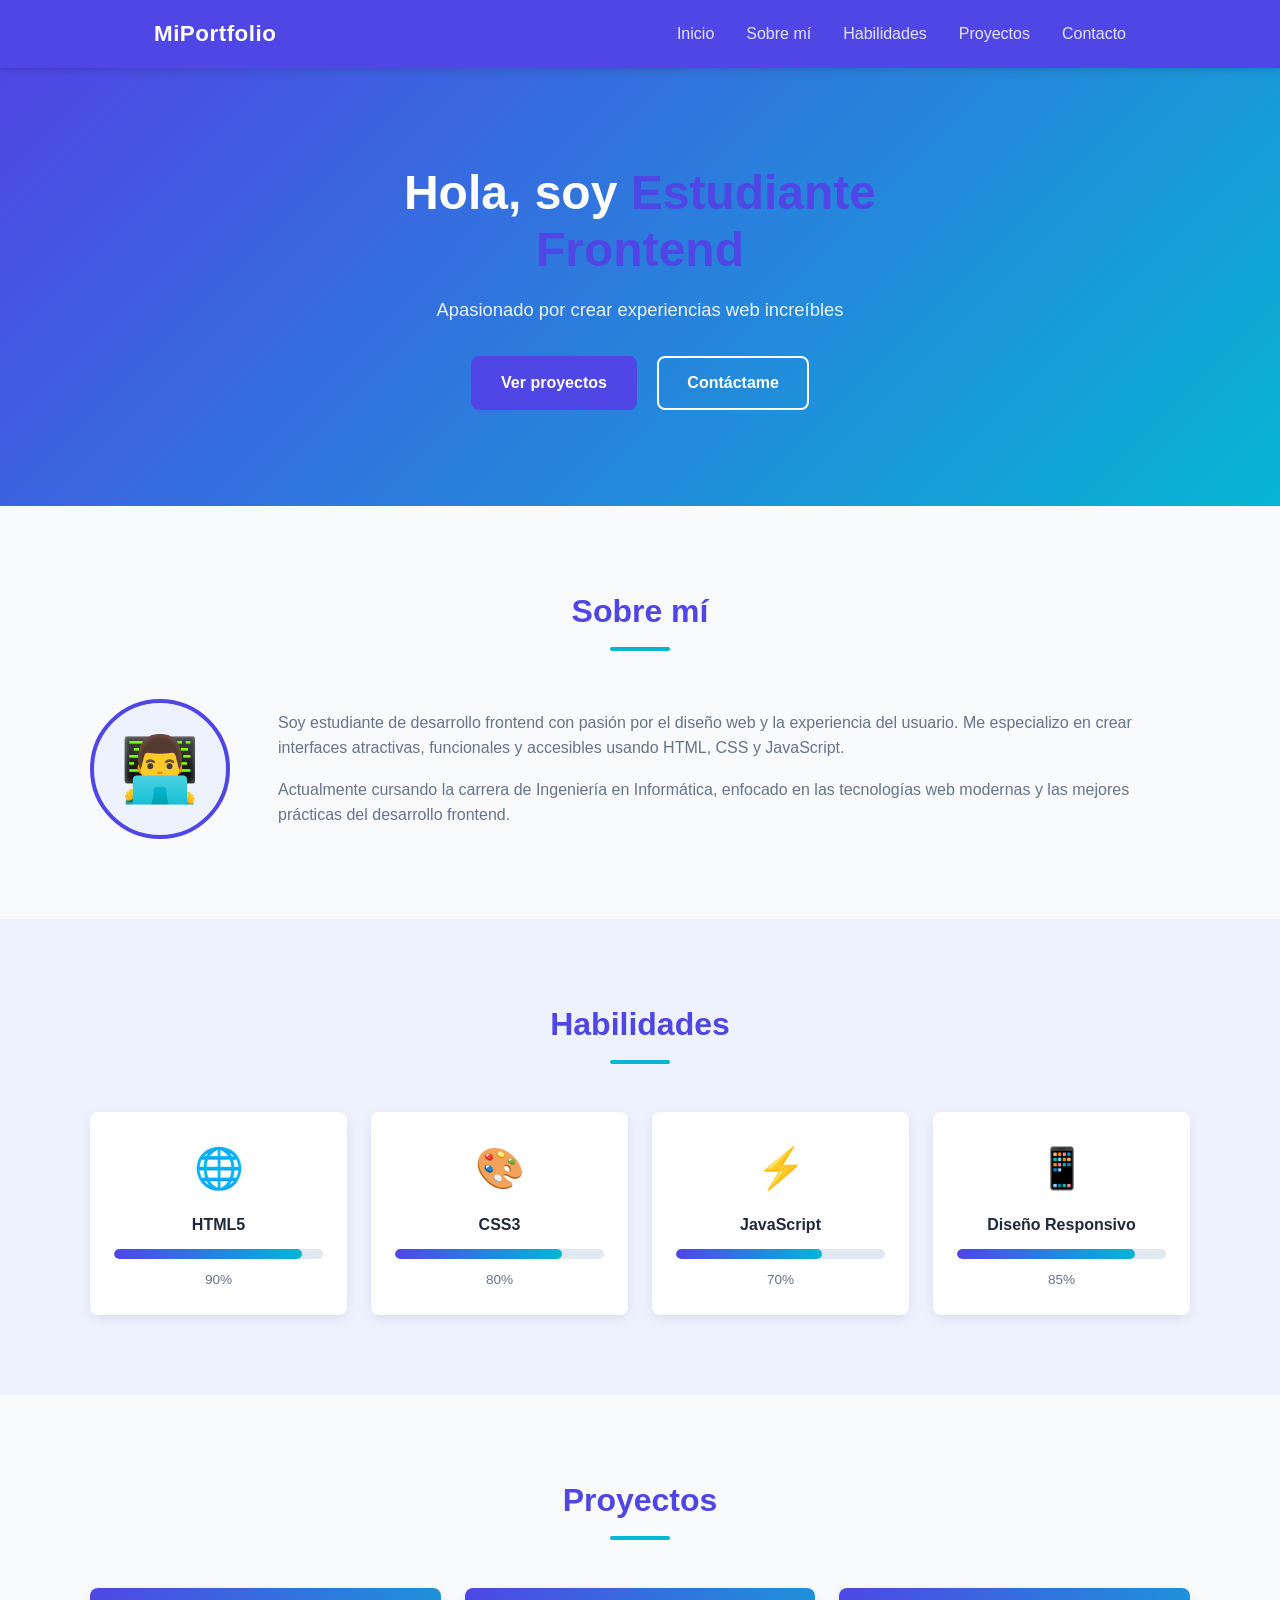
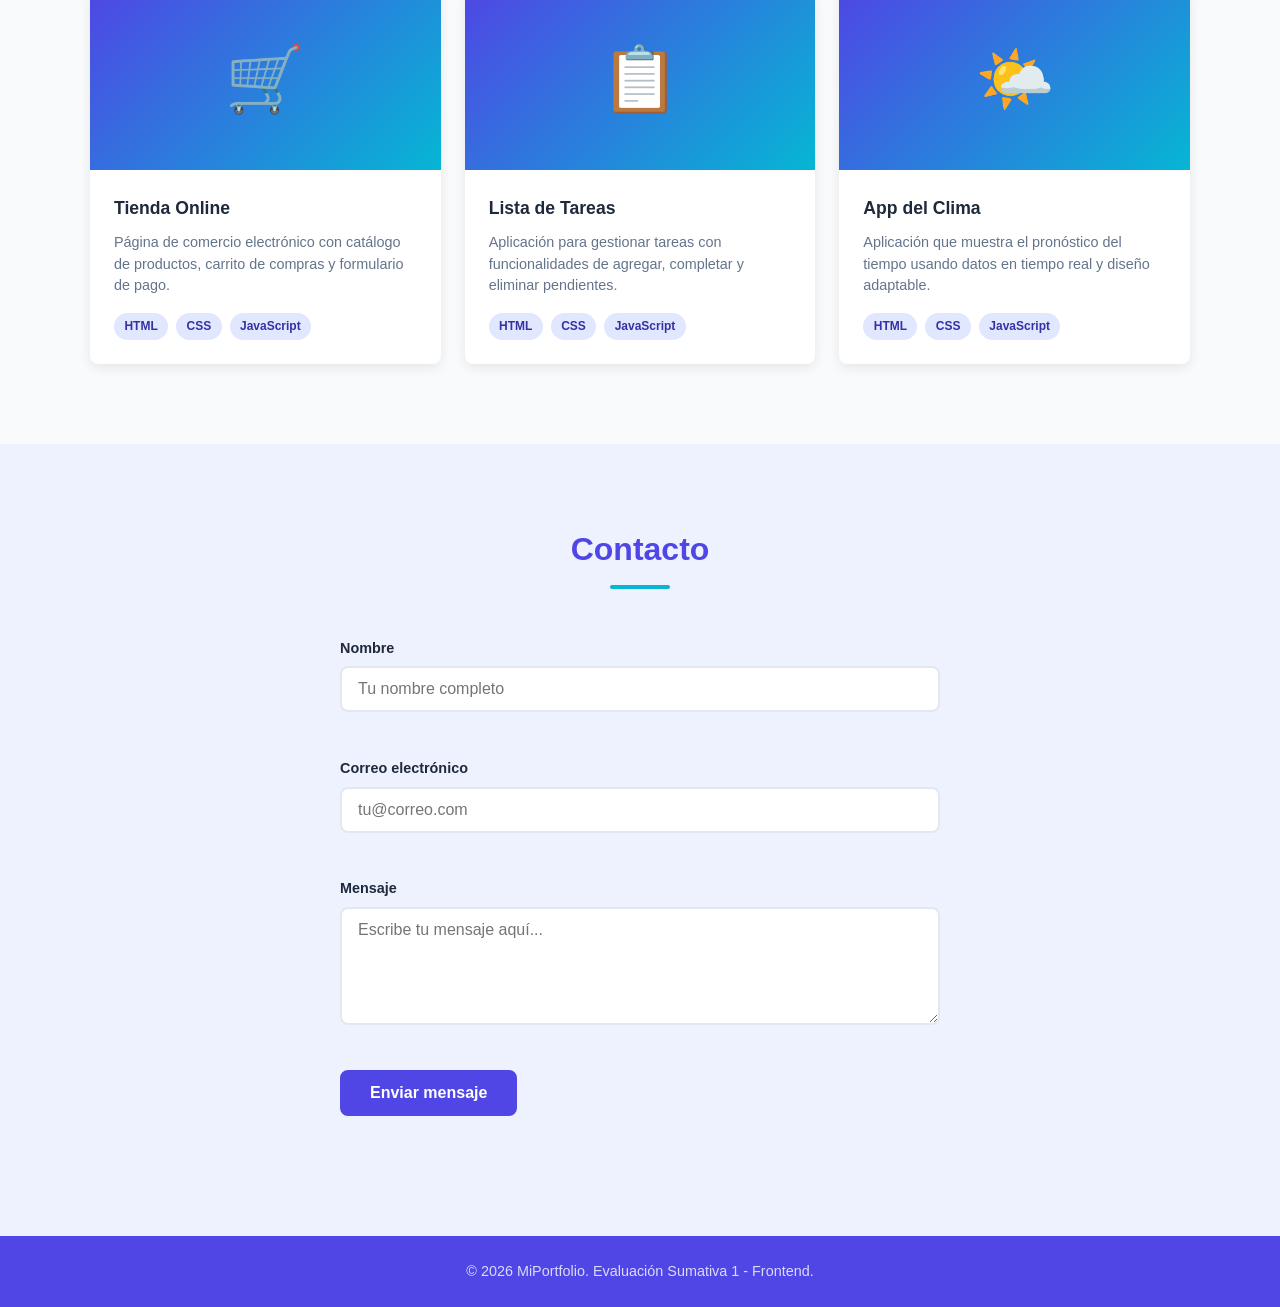
<file: index.html>
<!DOCTYPE html>
<html lang="es">
  <head>
    <meta charset="UTF-8" />
    <meta name="viewport" content="width=device-width, initial-scale=1.0" />
    <title>Evaluación Sumativa 1 - Frontend</title>
    <link rel="stylesheet" href="styles.css" />
  </head>
  <body>
    <!-- Encabezado principal -->
    <header class="site-header">
      <nav class="navbar">
        <div class="navbar__logo">
          <h1>MiPortfolio</h1>
        </div>
        <button class="navbar__toggle" id="navToggle" aria-label="Abrir menú">
          &#9776;
        </button>
        <ul class="navbar__menu" id="navMenu">
          <li><a href="#inicio">Inicio</a></li>
          <li><a href="#sobre-mi">Sobre mí</a></li>
          <li><a href="#habilidades">Habilidades</a></li>
          <li><a href="#proyectos">Proyectos</a></li>
          <li><a href="#contacto">Contacto</a></li>
        </ul>
      </nav>
    </header>

    <main>
      <!-- Sección Hero -->
      <section class="hero" id="inicio">
        <div class="hero__content">
          <h2 class="hero__title">Hola, soy <span class="highlight">Estudiante Frontend</span></h2>
          <p class="hero__subtitle">Apasionado por crear experiencias web increíbles</p>
          <a href="#proyectos" class="btn btn--primary">Ver proyectos</a>
          <a href="#contacto" class="btn btn--outline">Contáctame</a>
        </div>
      </section>

      <!-- Sección Sobre mí -->
      <section class="section" id="sobre-mi">
        <div class="container">
          <h2 class="section__title">Sobre mí</h2>
          <div class="about">
            <div class="about__avatar">
              <div class="avatar-placeholder">👨‍💻</div>
            </div>
            <div class="about__text">
              <p>
                Soy estudiante de desarrollo frontend con pasión por el diseño web
                y la experiencia del usuario. Me especializo en crear interfaces
                atractivas, funcionales y accesibles usando HTML, CSS y JavaScript.
              </p>
              <p>
                Actualmente cursando la carrera de Ingeniería en Informática,
                enfocado en las tecnologías web modernas y las mejores prácticas
                del desarrollo frontend.
              </p>
            </div>
          </div>
        </div>
      </section>

      <!-- Sección Habilidades -->
      <section class="section section--alt" id="habilidades">
        <div class="container">
          <h2 class="section__title">Habilidades</h2>
          <div class="skills-grid">
            <div class="skill-card">
              <div class="skill-card__icon">🌐</div>
              <h3 class="skill-card__name">HTML5</h3>
              <div class="skill-card__bar">
                <div class="skill-card__fill" style="--skill-level: 90%"></div>
              </div>
              <span class="skill-card__percent">90%</span>
            </div>
            <div class="skill-card">
              <div class="skill-card__icon">🎨</div>
              <h3 class="skill-card__name">CSS3</h3>
              <div class="skill-card__bar">
                <div class="skill-card__fill" style="--skill-level: 80%"></div>
              </div>
              <span class="skill-card__percent">80%</span>
            </div>
            <div class="skill-card">
              <div class="skill-card__icon">⚡</div>
              <h3 class="skill-card__name">JavaScript</h3>
              <div class="skill-card__bar">
                <div class="skill-card__fill" style="--skill-level: 70%"></div>
              </div>
              <span class="skill-card__percent">70%</span>
            </div>
            <div class="skill-card">
              <div class="skill-card__icon">📱</div>
              <h3 class="skill-card__name">Diseño Responsivo</h3>
              <div class="skill-card__bar">
                <div class="skill-card__fill" style="--skill-level: 85%"></div>
              </div>
              <span class="skill-card__percent">85%</span>
            </div>
          </div>
        </div>
      </section>

      <!-- Sección Proyectos -->
      <section class="section" id="proyectos">
        <div class="container">
          <h2 class="section__title">Proyectos</h2>
          <div class="projects-grid">
            <article class="project-card">
              <div class="project-card__image">🛒</div>
              <div class="project-card__body">
                <h3 class="project-card__title">Tienda Online</h3>
                <p class="project-card__desc">
                  Página de comercio electrónico con catálogo de productos,
                  carrito de compras y formulario de pago.
                </p>
                <div class="project-card__tags">
                  <span class="tag">HTML</span>
                  <span class="tag">CSS</span>
                  <span class="tag">JavaScript</span>
                </div>
              </div>
            </article>
            <article class="project-card">
              <div class="project-card__image">📋</div>
              <div class="project-card__body">
                <h3 class="project-card__title">Lista de Tareas</h3>
                <p class="project-card__desc">
                  Aplicación para gestionar tareas con funcionalidades de
                  agregar, completar y eliminar pendientes.
                </p>
                <div class="project-card__tags">
                  <span class="tag">HTML</span>
                  <span class="tag">CSS</span>
                  <span class="tag">JavaScript</span>
                </div>
              </div>
            </article>
            <article class="project-card">
              <div class="project-card__image">🌤️</div>
              <div class="project-card__body">
                <h3 class="project-card__title">App del Clima</h3>
                <p class="project-card__desc">
                  Aplicación que muestra el pronóstico del tiempo usando
                  datos en tiempo real y diseño adaptable.
                </p>
                <div class="project-card__tags">
                  <span class="tag">HTML</span>
                  <span class="tag">CSS</span>
                  <span class="tag">JavaScript</span>
                </div>
              </div>
            </article>
          </div>
        </div>
      </section>

      <!-- Sección Contacto -->
      <section class="section section--alt" id="contacto">
        <div class="container">
          <h2 class="section__title">Contacto</h2>
          <form class="contact-form" id="contactForm" novalidate>
            <div class="form-group">
              <label for="name">Nombre</label>
              <input
                type="text"
                id="name"
                name="name"
                placeholder="Tu nombre completo"
                required
              />
              <span class="form-error" id="nameError"></span>
            </div>
            <div class="form-group">
              <label for="email">Correo electrónico</label>
              <input
                type="email"
                id="email"
                name="email"
                placeholder="tu@correo.com"
                required
              />
              <span class="form-error" id="emailError"></span>
            </div>
            <div class="form-group">
              <label for="message">Mensaje</label>
              <textarea
                id="message"
                name="message"
                rows="5"
                placeholder="Escribe tu mensaje aquí..."
                required
              ></textarea>
              <span class="form-error" id="messageError"></span>
            </div>
            <button type="submit" class="btn btn--primary">Enviar mensaje</button>
            <p class="form-success" id="formSuccess"></p>
          </form>
        </div>
      </section>
    </main>

    <!-- Pie de página -->
    <footer class="site-footer">
      <div class="container">
        <p>&copy; <span id="currentYear"></span> MiPortfolio. Evaluación Sumativa 1 - Frontend.</p>
      </div>
    </footer>

    <script src="script.js"></script>
  </body>
</html>
</file>
<file: styles.css>
/* ===================================================
   Evaluación Sumativa 1 - Frontend
   Archivo: styles.css
   =================================================== */

/* ── Reset y Variables ─────────────────────────────── */
*, *::before, *::after {
  box-sizing: border-box;
  margin: 0;
  padding: 0;
}

:root {
  --color-primary: #4f46e5;
  --color-primary-dark: #3730a3;
  --color-accent: #06b6d4;
  --color-bg: #f8fafc;
  --color-bg-alt: #eef2ff;
  --color-text: #1e293b;
  --color-text-muted: #64748b;
  --color-white: #ffffff;
  --color-error: #dc2626;
  --color-success: #16a34a;
  --color-border: #e2e8f0;
  --color-tag-bg: #e0e7ff;
  --color-tag-text: #3730a3;

  --font-base: 'Segoe UI', Tahoma, Geneva, Verdana, sans-serif;
  --font-size-base: 1rem;
  --line-height-base: 1.6;

  --radius-sm: 4px;
  --radius-md: 8px;
  --radius-lg: 16px;
  --shadow-card: 0 4px 12px rgba(0, 0, 0, 0.08);
  --transition: 0.25s ease;
  --max-width: 1100px;
}

/* ── Base ──────────────────────────────────────────── */
html {
  scroll-behavior: smooth;
}

body {
  font-family: var(--font-base);
  font-size: var(--font-size-base);
  line-height: var(--line-height-base);
  color: var(--color-text);
  background-color: var(--color-bg);
}

a {
  color: inherit;
  text-decoration: none;
}

img {
  max-width: 100%;
  display: block;
}

/* ── Utilidades ─────────────────────────────────────── */
.container {
  width: 90%;
  max-width: var(--max-width);
  margin: 0 auto;
}

.highlight {
  color: var(--color-primary);
}

/* ── Botones ────────────────────────────────────────── */
.btn {
  display: inline-block;
  padding: 0.75rem 1.75rem;
  border-radius: var(--radius-md);
  font-size: 1rem;
  font-weight: 600;
  cursor: pointer;
  transition: background-color var(--transition), color var(--transition),
    border-color var(--transition), transform var(--transition);
  border: 2px solid transparent;
}

.btn:focus-visible {
  outline: 3px solid var(--color-accent);
  outline-offset: 3px;
}

.btn--primary {
  background-color: var(--color-primary);
  color: var(--color-white);
  border-color: var(--color-primary);
}

.btn--primary:hover {
  background-color: var(--color-primary-dark);
  border-color: var(--color-primary-dark);
  transform: translateY(-2px);
}

.btn--outline {
  background-color: transparent;
  color: var(--color-white);
  border-color: var(--color-white);
}

.btn--outline:hover {
  background-color: var(--color-white);
  color: var(--color-primary);
  transform: translateY(-2px);
}

/* ── Navbar ─────────────────────────────────────────── */
.site-header {
  position: sticky;
  top: 0;
  z-index: 100;
  background-color: var(--color-primary);
  box-shadow: 0 2px 8px rgba(0, 0, 0, 0.15);
}

.navbar {
  display: flex;
  align-items: center;
  justify-content: space-between;
  padding: 1rem 5%;
  max-width: var(--max-width);
  margin: 0 auto;
}

.navbar__logo h1 {
  font-size: 1.4rem;
  color: var(--color-white);
  letter-spacing: 0.5px;
}

.navbar__menu {
  list-style: none;
  display: flex;
  gap: 2rem;
}

.navbar__menu a {
  color: rgba(255, 255, 255, 0.85);
  font-weight: 500;
  transition: color var(--transition);
  padding-bottom: 2px;
  border-bottom: 2px solid transparent;
}

.navbar__menu a:hover {
  color: var(--color-white);
  border-bottom-color: var(--color-white);
}

.navbar__toggle {
  display: none;
  background: none;
  border: none;
  color: var(--color-white);
  font-size: 1.6rem;
  cursor: pointer;
}

/* ── Hero ───────────────────────────────────────────── */
.hero {
  background: linear-gradient(135deg, var(--color-primary) 0%, var(--color-accent) 100%);
  color: var(--color-white);
  padding: 6rem 5%;
  text-align: center;
  min-height: 420px;
  display: flex;
  align-items: center;
  justify-content: center;
}

.hero__content {
  max-width: 640px;
}

.hero__title {
  font-size: clamp(1.8rem, 4vw, 3rem);
  margin-bottom: 1rem;
  line-height: 1.2;
}

.hero__subtitle {
  font-size: 1.15rem;
  opacity: 0.9;
  margin-bottom: 2rem;
}

.hero__content .btn + .btn {
  margin-left: 1rem;
}

/* ── Secciones genéricas ────────────────────────────── */
.section {
  padding: 5rem 0;
}

.section--alt {
  background-color: var(--color-bg-alt);
}

.section__title {
  text-align: center;
  font-size: clamp(1.5rem, 3vw, 2rem);
  color: var(--color-primary);
  margin-bottom: 3rem;
  position: relative;
}

.section__title::after {
  content: '';
  display: block;
  width: 60px;
  height: 4px;
  background-color: var(--color-accent);
  margin: 0.6rem auto 0;
  border-radius: 2px;
}

/* ── Sobre mí ───────────────────────────────────────── */
.about {
  display: flex;
  align-items: center;
  gap: 3rem;
}

.about__avatar {
  flex-shrink: 0;
}

.avatar-placeholder {
  width: 140px;
  height: 140px;
  border-radius: 50%;
  background-color: var(--color-bg-alt);
  border: 4px solid var(--color-primary);
  display: flex;
  align-items: center;
  justify-content: center;
  font-size: 4rem;
}

.about__text p + p {
  margin-top: 1rem;
}

.about__text p {
  color: var(--color-text-muted);
}

/* ── Habilidades ────────────────────────────────────── */
.skills-grid {
  display: grid;
  grid-template-columns: repeat(auto-fit, minmax(220px, 1fr));
  gap: 1.5rem;
}

.skill-card {
  background-color: var(--color-white);
  border-radius: var(--radius-md);
  padding: 1.5rem;
  box-shadow: var(--shadow-card);
  text-align: center;
  transition: transform var(--transition);
}

.skill-card:hover {
  transform: translateY(-4px);
}

.skill-card__icon {
  font-size: 2.5rem;
  margin-bottom: 0.75rem;
}

.skill-card__name {
  font-size: 1rem;
  font-weight: 600;
  margin-bottom: 0.75rem;
  color: var(--color-text);
}

.skill-card__bar {
  background-color: var(--color-border);
  border-radius: 99px;
  height: 10px;
  overflow: hidden;
  margin-bottom: 0.4rem;
}

.skill-card__fill {
  height: 100%;
  width: var(--skill-level);
  background: linear-gradient(90deg, var(--color-primary), var(--color-accent));
  border-radius: 99px;
  transition: width 1s ease;
}

.skill-card__percent {
  font-size: 0.85rem;
  color: var(--color-text-muted);
}

/* ── Proyectos ──────────────────────────────────────── */
.projects-grid {
  display: grid;
  grid-template-columns: repeat(auto-fit, minmax(280px, 1fr));
  gap: 1.5rem;
}

.project-card {
  background-color: var(--color-white);
  border-radius: var(--radius-md);
  box-shadow: var(--shadow-card);
  overflow: hidden;
  transition: transform var(--transition), box-shadow var(--transition);
}

.project-card:hover {
  transform: translateY(-6px);
  box-shadow: 0 10px 24px rgba(0, 0, 0, 0.12);
}

.project-card__image {
  background: linear-gradient(135deg, var(--color-primary) 0%, var(--color-accent) 100%);
  padding: 2.5rem;
  text-align: center;
  font-size: 4rem;
}

.project-card__body {
  padding: 1.5rem;
}

.project-card__title {
  font-size: 1.1rem;
  font-weight: 700;
  margin-bottom: 0.6rem;
  color: var(--color-text);
}

.project-card__desc {
  font-size: 0.9rem;
  color: var(--color-text-muted);
  margin-bottom: 1rem;
  line-height: 1.5;
}

.project-card__tags {
  display: flex;
  flex-wrap: wrap;
  gap: 0.5rem;
}

.tag {
  background-color: var(--color-tag-bg);
  color: var(--color-tag-text);
  font-size: 0.75rem;
  font-weight: 600;
  padding: 0.25rem 0.65rem;
  border-radius: 99px;
}

/* ── Formulario de contacto ─────────────────────────── */
.contact-form {
  max-width: 600px;
  margin: 0 auto;
}

.form-group {
  margin-bottom: 1.5rem;
  display: flex;
  flex-direction: column;
  gap: 0.4rem;
}

.form-group label {
  font-weight: 600;
  font-size: 0.9rem;
  color: var(--color-text);
}

.form-group input,
.form-group textarea {
  padding: 0.75rem 1rem;
  border: 2px solid var(--color-border);
  border-radius: var(--radius-md);
  font-family: var(--font-base);
  font-size: 1rem;
  color: var(--color-text);
  background-color: var(--color-white);
  transition: border-color var(--transition);
  resize: vertical;
}

.form-group input:focus,
.form-group textarea:focus {
  outline: none;
  border-color: var(--color-primary);
}

.form-error {
  color: var(--color-error);
  font-size: 0.82rem;
  min-height: 1.1em;
}

.form-success {
  color: var(--color-success);
  font-weight: 600;
  margin-top: 1rem;
  text-align: center;
  min-height: 1.5em;
}

/* ── Footer ─────────────────────────────────────────── */
.site-footer {
  background-color: var(--color-primary);
  color: rgba(255, 255, 255, 0.8);
  padding: 1.5rem 0;
  text-align: center;
  font-size: 0.9rem;
}

/* ── Responsividad ──────────────────────────────────── */
@media (max-width: 768px) {
  .navbar__toggle {
    display: block;
  }

  .navbar__menu {
    display: none;
    flex-direction: column;
    gap: 0;
    background-color: var(--color-primary-dark);
    position: absolute;
    top: 100%;
    left: 0;
    right: 0;
    padding: 1rem 5%;
  }

  .navbar__menu.is-open {
    display: flex;
  }

  .navbar__menu li {
    padding: 0.6rem 0;
    border-bottom: 1px solid rgba(255, 255, 255, 0.1);
  }

  .about {
    flex-direction: column;
    text-align: center;
  }

  .hero__content .btn + .btn {
    margin-left: 0;
    margin-top: 0.75rem;
  }
}

@media (max-width: 480px) {
  .hero {
    padding: 4rem 5%;
  }

  .section {
    padding: 3.5rem 0;
  }
}
</file>
